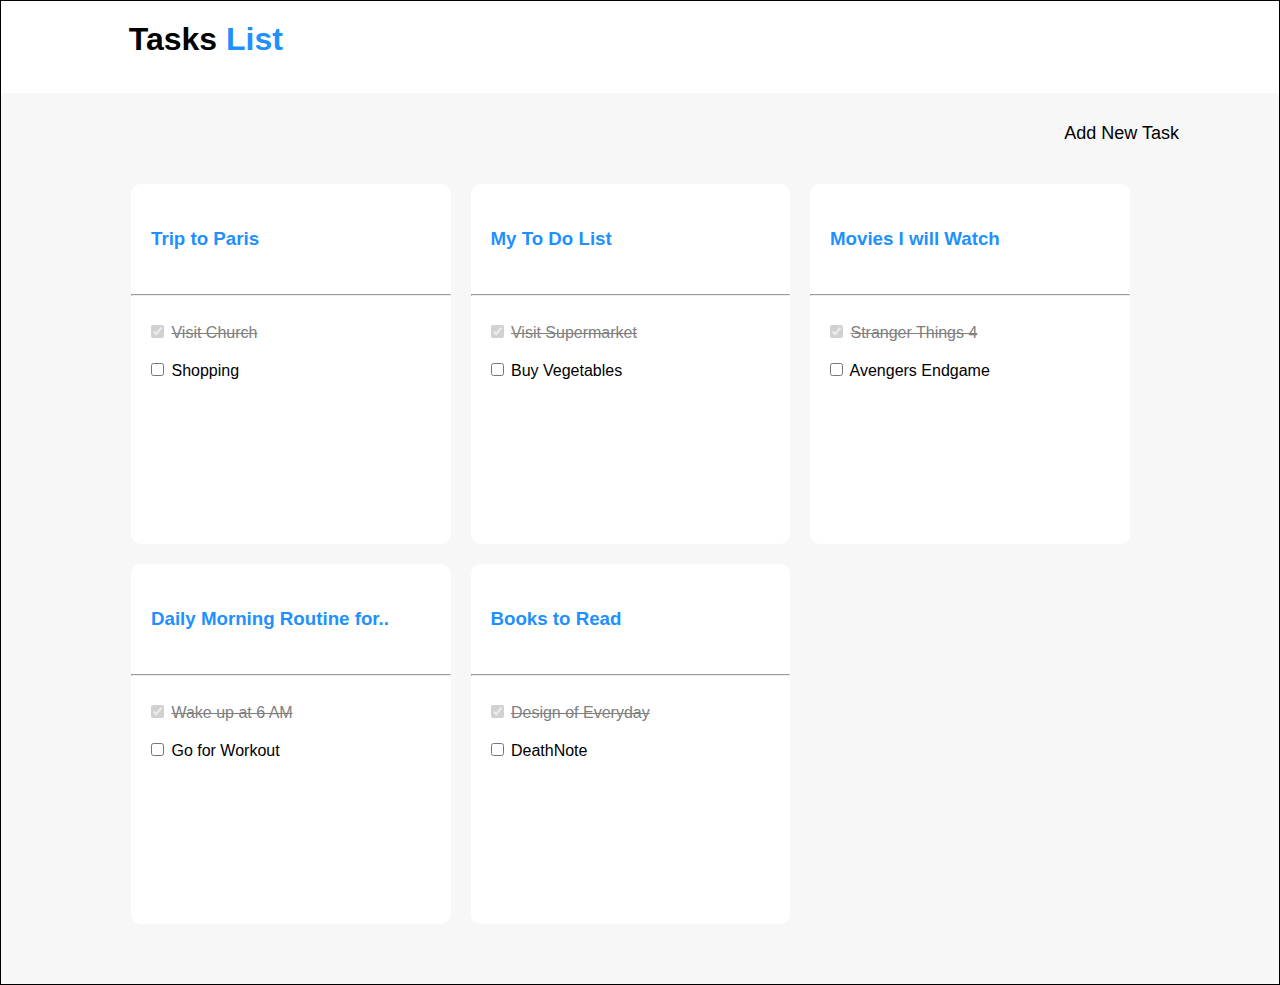
<file: index.html>
<!DOCTYPE html>
<html lang="en">
<head>
    <meta charset="UTF-8">
    <meta http-equiv="X-UA-Compatible" content="IE=edge">
    <meta name="viewport" content="width=device-width, initial-scale=1.0">
    <link rel="stylesheet" href="style.css">
    <link rel="stylesheet" href="https://cdnjs.cloudflare.com/ajax/libs/font-awesome/6.2.0/css/all.min.css" integrity="sha512-xh6O/CkQoPOWDdYTDqeRdPCVd1SpvCA9XXcUnZS2FmJNp1coAFzvtCN9BmamE+4aHK8yyUHUSCcJHgXloTyT2A==" crossorigin="anonymous" referrerpolicy="no-referrer" />
    <title>Task List</title>
</head>
<body>
    <nav >
        Tasks<span id="heading">&nbspList</span>
    </nav>   
       <div class="add-task">
        <a href="add-task.html" id="add"><i class="fa-solid fa-circle-plus fa-2x"></i>&nbsp; Add New Task</a>            
       </div>    
       <div class="main-container">
        <div class="cards">
            <a href="task-win.html"><h3>Trip to Paris</h3></a><br><hr><br>
            <input type="checkbox" id="cb1" checked disabled>
            <label for="cb1" class="striked"> Visit Church</label><br><br>
            <input type="checkbox" id="cb2">
            <label for="cb2">Shopping</label>
        </div>       
        <div class="cards">
            <h3>My To Do List</h3><br><hr><br>
            <input type="checkbox" id="cb3" checked disabled>
            <label for="cb3" class="striked">Visit Supermarket</label><br><br>
            <input type="checkbox" id="cb4">
            <label for="cb4">Buy Vegetables</label>
        </div>
        <div class="cards">
            <h3>Movies I will Watch</h3><br><hr><br>
            <input type="checkbox" id="cb5" class="striked" checked disabled>
            <label for="cb5" class="striked">Stranger Things 4</label><br><br>
            <input type="checkbox" id="cb6">
            <label for="cb6">Avengers Endgame</label>
        </div>
        <div class="cards">
            <h3>Daily Morning Routine for..</h3><br><hr><br>
            <input type="checkbox" id="cb7" checked disabled>
            <label for="cb7" class="striked">Wake up at 6 AM</label><br><br>
            <input type="checkbox" id="cb8">
            <label for="cb8">Go for Workout</label>
        </div>
        <div class="cards">
            <h3>Books to Read</h3><br><hr><br>
            <input type="checkbox" id="cb9" checked disabled>
            <label for="cb9" class="striked">Design of Everyday</label><br><br>
            <input type="checkbox" id="cb10">
            <label for="cb10">DeathNote</label>
        </div>
       </div>               
</body>
</html>
</file>
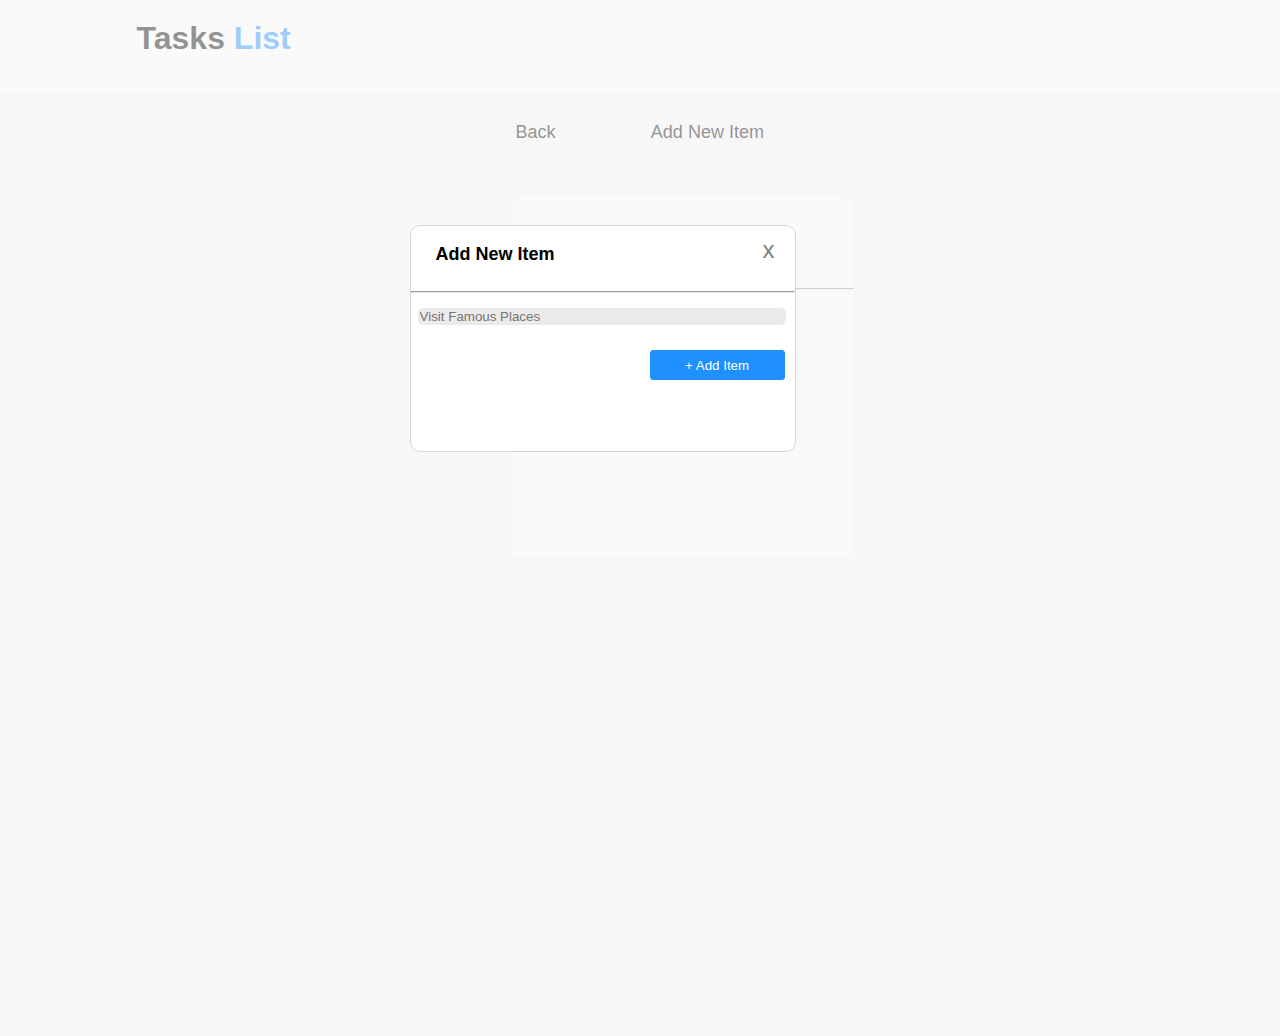
<file: add-item.html>
<!DOCTYPE html>
<html lang="en">
<head>
    <meta charset="UTF-8">
    <meta http-equiv="X-UA-Compatible" content="IE=edge">
    <meta name="viewport" content="width=device-width, initial-scale=1.0">
    <link rel="stylesheet" href="https://cdnjs.cloudflare.com/ajax/libs/font-awesome/6.2.0/css/all.min.css" integrity="sha512-xh6O/CkQoPOWDdYTDqeRdPCVd1SpvCA9XXcUnZS2FmJNp1coAFzvtCN9BmamE+4aHK8yyUHUSCcJHgXloTyT2A==" crossorigin="anonymous" referrerpolicy="no-referrer" />

    <link rel="stylesheet" href="style3.css">
    <title>Document</title>
</head>
<body>
    <div class="container">
        <nav >
            Tasks<span id="heading">&nbspList</span>
        </nav>   
            <div class="back-btn">
                <a href="index.html" id="add"><i class="fa-solid fa-circle-arrow-left fa-2x"></i></i>&nbsp; Back</a>
            </div>
           <div class="add-task">
            <a href="add-item.html" id="add"><i class="fa-solid fa-circle-plus fa-2x"></i>&nbsp; Add New Item</a>            
           </div>           
            <div class="cards">
                <h3>Trip to Paris</h3><br><hr><br>
                <input type="checkbox" id="cb1" checked disabled>
                <label for="cb1" class="striked"> Visit Church</label><br><br>
                <input type="checkbox" id="cb2">
                <label for="cb2">Shopping</label>
            </div>  
    </div>
    <div class="add-item-box">
        <div class="header">
            <h3>Add New Item</h3>
            <a href="task-win.html"><span class="close">x</span></a>            
        </div> <hr>
        <form action="#">
            <input type="text" id="text" placeholder="Visit Famous Places"><br><br>
            <input type="button" id="btn" value="+ Add Item">
        </form>       
    </div>
</body>
</html>
</file>
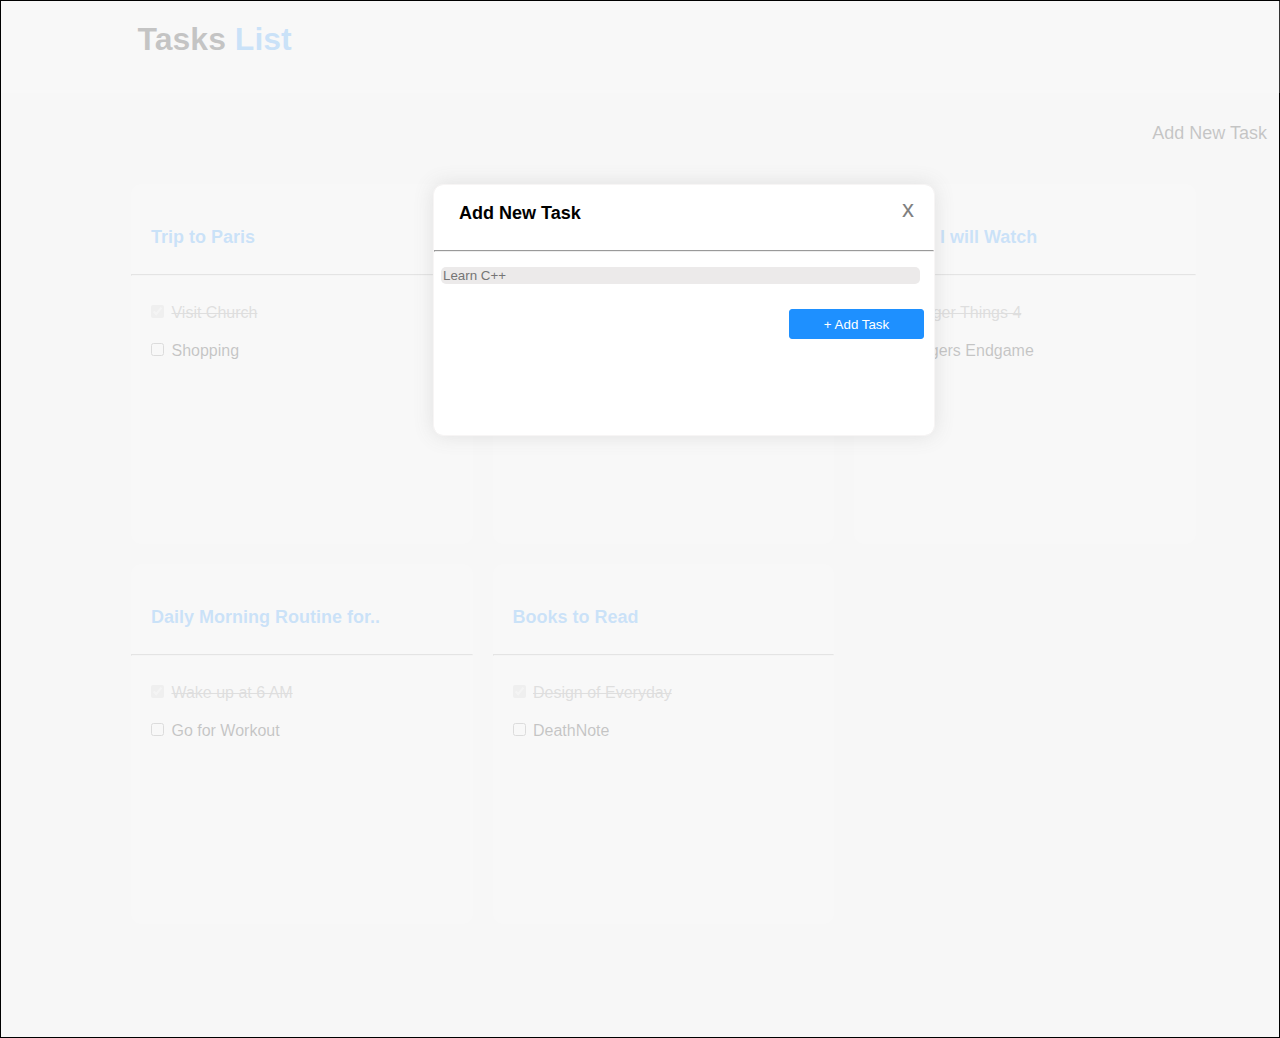
<file: add-task.html>
<!DOCTYPE html>
<html lang="en">
<head>
    <meta charset="UTF-8">
    <meta http-equiv="X-UA-Compatible" content="IE=edge">
    <meta name="viewport" content="width=device-width, initial-scale=1.0">
    <link rel="stylesheet" href="https://cdnjs.cloudflare.com/ajax/libs/font-awesome/6.2.0/css/all.min.css" integrity="sha512-xh6O/CkQoPOWDdYTDqeRdPCVd1SpvCA9XXcUnZS2FmJNp1coAFzvtCN9BmamE+4aHK8yyUHUSCcJHgXloTyT2A==" crossorigin="anonymous" referrerpolicy="no-referrer" />

    <link rel="stylesheet" href="style1.css">
    <title>Document</title>
</head>
<body>
    <div class="project">
    <nav >
        Tasks<span id="heading">&nbspList</span>
    </nav>   
       <div class="add-task">
        <a href="add-task.html" id="add"><i class="fa-solid fa-circle-plus fa-2x"></i>&nbsp; Add New Task</a>            
       </div>    
       <div class="main-container">
        <div class="cards">
            <a href="task-win.html"><h3>Trip to Paris</h3></a><br><hr><br>
            <input type="checkbox" id="cb1" checked disabled>
            <label for="cb1" class="striked"> Visit Church</label><br><br>
            <input type="checkbox" id="cb2">
            <label for="cb2">Shopping</label>
        </div>       
        <div class="cards">
            <h3>My To Do List</h3><br><hr><br>
            <input type="checkbox" id="cb3" checked disabled>
            <label for="cb3" class="striked">Visit Supermarket</label><br><br>
            <input type="checkbox" id="cb4">
            <label for="cb4">Buy Vegetables</label>
        </div>
        <div class="cards">
            <h3>Movies I will Watch</h3><br><hr><br>
            <input type="checkbox" id="cb5" class="striked" checked disabled>
            <label for="cb5" class="striked">Stranger Things 4</label><br><br>
            <input type="checkbox" id="cb6">
            <label for="cb6">Avengers Endgame</label>
        </div>
        <div class="cards">
            <h3>Daily Morning Routine for..</h3><br><hr><br>
            <input type="checkbox" id="cb7" checked disabled>
            <label for="cb7" class="striked">Wake up at 6 AM</label><br><br>
            <input type="checkbox" id="cb8">
            <label for="cb8">Go for Workout</label>
        </div>
        <div class="cards">
            <h3>Books to Read</h3><br><hr><br>
            <input type="checkbox" id="cb9" checked disabled>
            <label for="cb9" class="striked">Design of Everyday</label><br><br>
            <input type="checkbox" id="cb10">
            <label for="cb10">DeathNote</label>
        </div>
       </div>  
    </div>
    <div class="add-task-box">
        <div class="header">
            <h3>Add New Task</h3>
            <a href="index.html"><span class="close">x</span></a>            
        </div> <hr>
        <form action="#">
            <input type="text" id="text" placeholder="Learn C++"><br><br>
            <input type="button" id="btn" value="+ Add Task">
        </form>       
    </div>

</body>
</html>
</file>
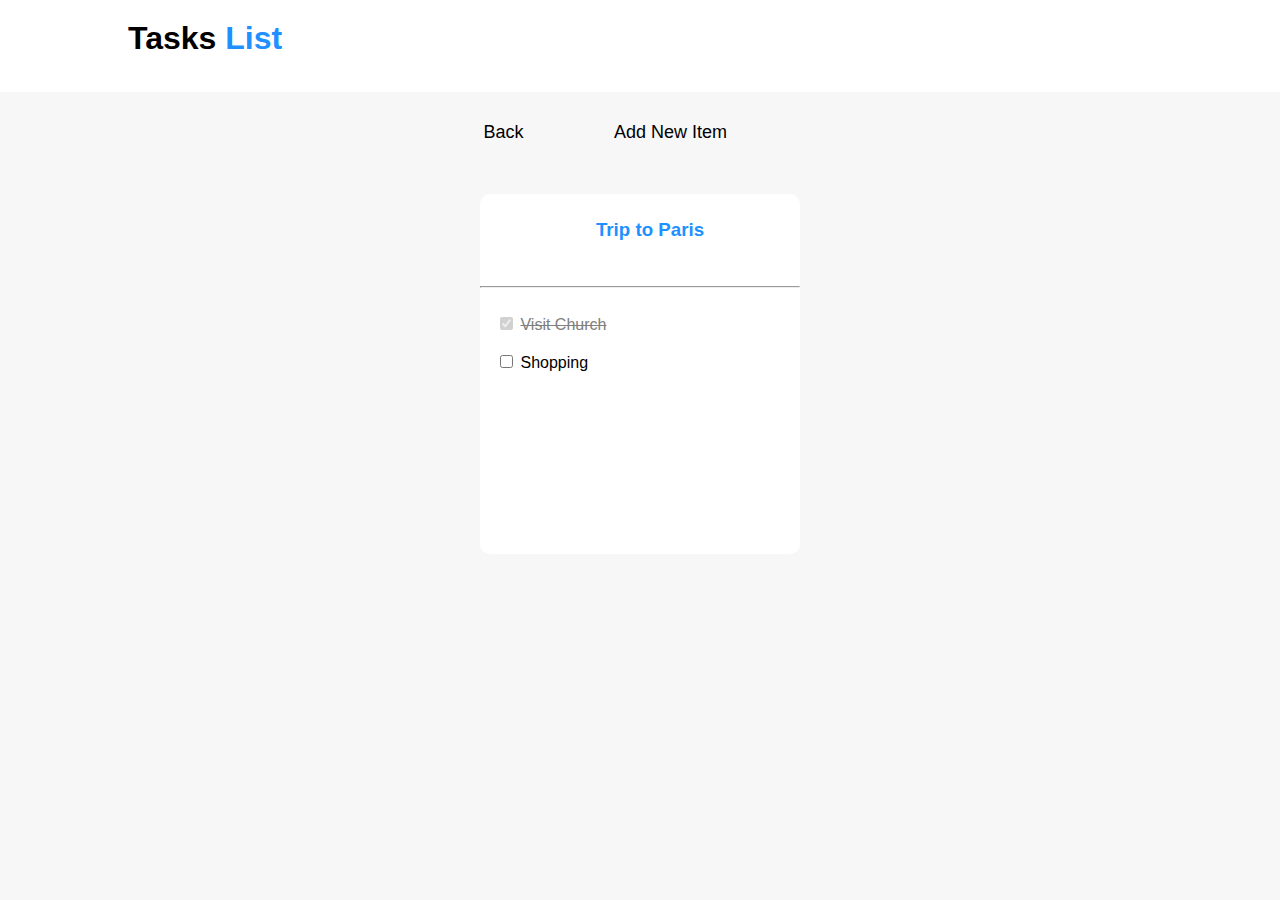
<file: task-win.html>
<!DOCTYPE html>
<html lang="en">
<head>
    <meta charset="UTF-8">
    <meta http-equiv="X-UA-Compatible" content="IE=edge">
    <meta name="viewport" content="width=device-width, initial-scale=1.0">
    <link rel="stylesheet" href="style2.css">
    <link rel="stylesheet" href="https://cdnjs.cloudflare.com/ajax/libs/font-awesome/6.2.0/css/all.min.css" integrity="sha512-xh6O/CkQoPOWDdYTDqeRdPCVd1SpvCA9XXcUnZS2FmJNp1coAFzvtCN9BmamE+4aHK8yyUHUSCcJHgXloTyT2A==" crossorigin="anonymous" referrerpolicy="no-referrer" />
    <title>Document</title>
</head>
<body>
    <nav >
        Tasks<span id="heading">&nbspList</span>
    </nav>   
        <div class="back-btn">
            <a href="index.html" id="add"><i class="fa-solid fa-circle-arrow-left fa-2x"></i></i>&nbsp; Back</a>
        </div>
       <div class="add-task">
        <a href="add-item.html" id="add"><i class="fa-solid fa-circle-plus fa-2x"></i>&nbsp; Add New Item</a>            
       </div>           
        <div class="cards">
            <h3>Trip to Paris</h3><br><hr><br>
            <input type="checkbox" id="cb1" checked disabled>
            <label for="cb1" class="striked"> Visit Church</label><br><br>
            <input type="checkbox" id="cb2">
            <label for="cb2">Shopping</label>
        </div>       
</body>
</html>
</file>
<file: style.css>
body{
    box-sizing: border-box;
    border: 1px solid black;
    margin: 0;
    font-family: Arial, Helvetica, sans-serif ;
    background-color:#f7f7f7;
    background-size: cover;
    background-repeat: no-repeat;
}
nav{
    font-size: xx-large;
    font-weight: bolder;
    background-color: white;
    height: 8vh;
    padding-left: 10%;
    padding-top: 20px;
}
#heading{
    color: dodgerblue;
}
a{
    text-decoration: none;
}
#add{
    color: black;
    font-size: large;
}
i{
    color: dodgerblue;   
}
.add-task{
    float: right;
    padding-right: 100px;
    padding-top: 30px;    
}
.main-container{
    display: flex;
    flex-flow: row wrap;
    justify-content: start ;
    padding-top: 30px;
    padding-bottom: 50px;
    margin-left: 120px;
    width: 100%;
}
.cards{
    background-color:white;
    border-radius: 10px;
    width: 25%;
    margin: 10px;
    height: 40vh;
}
.cards:hover{
    box-shadow: 0 0 5px 5px rgb(222, 218, 218);
}
.cards h3{
    padding-left: 20px;
    padding-top: 25px;
    color: dodgerblue;
    text-decoration: none;
}
input{
    margin-left: 20px;
}
.striked{
    color: gray;
    text-decoration: line-through;
}
</file>
<file: style3.css>
body{
    box-sizing: border-box;
    margin: 0;
    font-family: Arial, Helvetica, sans-serif ;
    background-color:#f7f7f7;
    background-size: cover;
    background-repeat: no-repeat;
}
.container{
    top: 0px;
left: 0px;
width: 1366px;
height: 1036px;
opacity: 0.4;
}
nav{
    font-size: xx-large;
    font-weight: bolder;
    background-color: white;
    height: 8vh;
    padding-left: 10%;
    padding-top: 20px;
}
#heading,.add-task i{
    color: dodgerblue;
}
a{
    text-decoration: none;
}
#add{
    color: black;
    font-size: large;
}

.back-btn{
    display: inline-block;
    padding-left: 37%;
    padding-top: 30px;    
}

.add-task{
    display: inline-block;
    padding-left: 6%;
    padding-top: 30px;    
}
.cards{
    background-color:white;
    border-radius: 10px;
    width: 25%;
    margin: auto;
    margin-top: 4%;
    height: 40vh;
}
.cards:hover{
    box-shadow: 0 0 5px 5px rgb(222, 218, 218);
}
.cards h3{
    padding-left: 20px;
    padding-top: 25px;
    color: dodgerblue;
    text-decoration: none;
    text-align: center;
}
input{
    margin-left: 20px;
}
.striked{
    color: gray;
    text-decoration: line-through;
}

/* .. */

body{
    margin: 0;
    box-sizing: border-box;
    font-family: Arial, Helvetica, sans-serif;
}
.add-item-box{
    background-color:white;
    border: 1px solid rgb(214, 214, 214);
    border-radius: 10px;
    width: 30%;
    height: 25vh;
    position: absolute;
    top: 25%;
    left: 32%;
}    
h3{
    font-size: large;
    padding-left: 25px;
    display: inline-block;
}
.close{
    float: right;
    color: grey;
    margin-right: 20px;
    margin-top: 10px;
    font-size: x-large;
}
#text{
     width: 95%;
     margin: 7px;
     border: none;
     outline: none;
     background-color: rgb(236, 234, 234);
     border-radius: 5px;
}
#btn{
    background-color: dodgerblue;
    color: white;
    border: 1px solid dodgerblue;
    border-radius: 3px;
    width: 135px;
    height: 30px;
    margin-right: 10px;
    float: right;
}
</file>
<file: style1.css>
body{
    box-sizing: border-box;
    border: 1px solid black;
    margin: 0;
    font-family: Arial, Helvetica, sans-serif ;
    background-color:#f7f7f7;
    background-size: cover;
    background-repeat: no-repeat;
}
nav{
    font-size: xx-large;
    font-weight: bolder;
    background-color: white;
    height: 8vh;
    padding-left: 10%;
    padding-top: 20px;
}
#heading{
    color: dodgerblue;
}
a{
    text-decoration: none;
}
#add{
    color: black;
    font-size: large;
}
i{
    color: dodgerblue;   
}
.add-task{
    float: right;
    padding-right: 100px;
    padding-top: 30px;    
}
.main-container{
    display: flex;
    flex-flow: row wrap;
    justify-content: start ;
    padding-top: 30px;
    padding-bottom: 50px;
    margin-left: 120px;
    width: 100%;
}
.cards{
    background-color:white;
    border-radius: 10px;
    width: 25%;
    margin: 10px;
    height: 40vh;
}
.cards:hover{
    box-shadow: 0 0 5px 5px rgb(222, 218, 218);
}
.cards h3{
    padding-left: 20px;
    padding-top: 25px;
    color: dodgerblue;
    text-decoration: none;
}
input{
    margin-left: 20px;
}
.striked{
    color: gray;
    text-decoration: line-through;
}
 

/* .. */

body{
    margin: 0;
    box-sizing: border-box;
    font-family: Arial, Helvetica, sans-serif;
}
.add-task-box{
    position: absolute;   
    top: 184px;
    left: 433px;
    width: 500px;
    height: 250px;
    background: #FFFFFF 0% 0% no-repeat padding-box;
    box-shadow: 0px 0px 20px #67676729;
    border: 1px solid #f7f5f5;
    border-radius: 10px;
    opacity: 1;
}    
h3{
    font-size: large;
    padding-left: 25px;
    display: inline-block;
}
.close{
    float: right;
    color: grey;
    margin-right: 20px;
    margin-top: 10px;
    font-size: x-large;
}
#text{
     width: 95%;
     margin: 7px;
     border: none;
     outline: none;
     background-color: rgb(236, 234, 234);
     border-radius: 5px;
}
#btn{
    background-color: dodgerblue;
    color: white;
    border: 1px solid dodgerblue;
    border-radius: 3px;
    width: 135px;
    height: 30px;
    margin-right: 10px;
    float: right;
}
.project{
 top: 0px;
left: 0px;
width: 1366px;
height: 1036px;
opacity: 0.2;
}
</file>
<file: style2.css>
body{
    box-sizing: border-box;
    margin: 0;
    font-family: Arial, Helvetica, sans-serif ;
    background-color:#f7f7f7;
    background-size: cover;
    background-repeat: no-repeat;
}
nav{
    font-size: xx-large;
    font-weight: bolder;
    background-color: white;
    height: 8vh;
    padding-left: 10%;
    padding-top: 20px;
}
#heading,.add-task i{
    color: dodgerblue;
}
a{
    text-decoration: none;
}
#add{
    color: black;
    font-size: large;
}

.back-btn{
    display: inline-block;
    padding-left: 37%;
    padding-top: 30px;    
}

.add-task{
    display: inline-block;
    padding-left: 6%;
    padding-top: 30px;    
}
.cards{
    background-color:white;
    border-radius: 10px;
    width: 25%;
    margin: auto;
    margin-top: 4%;
    height: 40vh;
}
.cards:hover{
    box-shadow: 0 0 5px 5px rgb(222, 218, 218);
}
.cards h3{
    padding-left: 20px;
    padding-top: 25px;
    color: dodgerblue;
    text-decoration: none;
    text-align: center;
}
input{
    margin-left: 20px;
}
.striked{
    color: gray;
    text-decoration: line-through;
}
</file>
